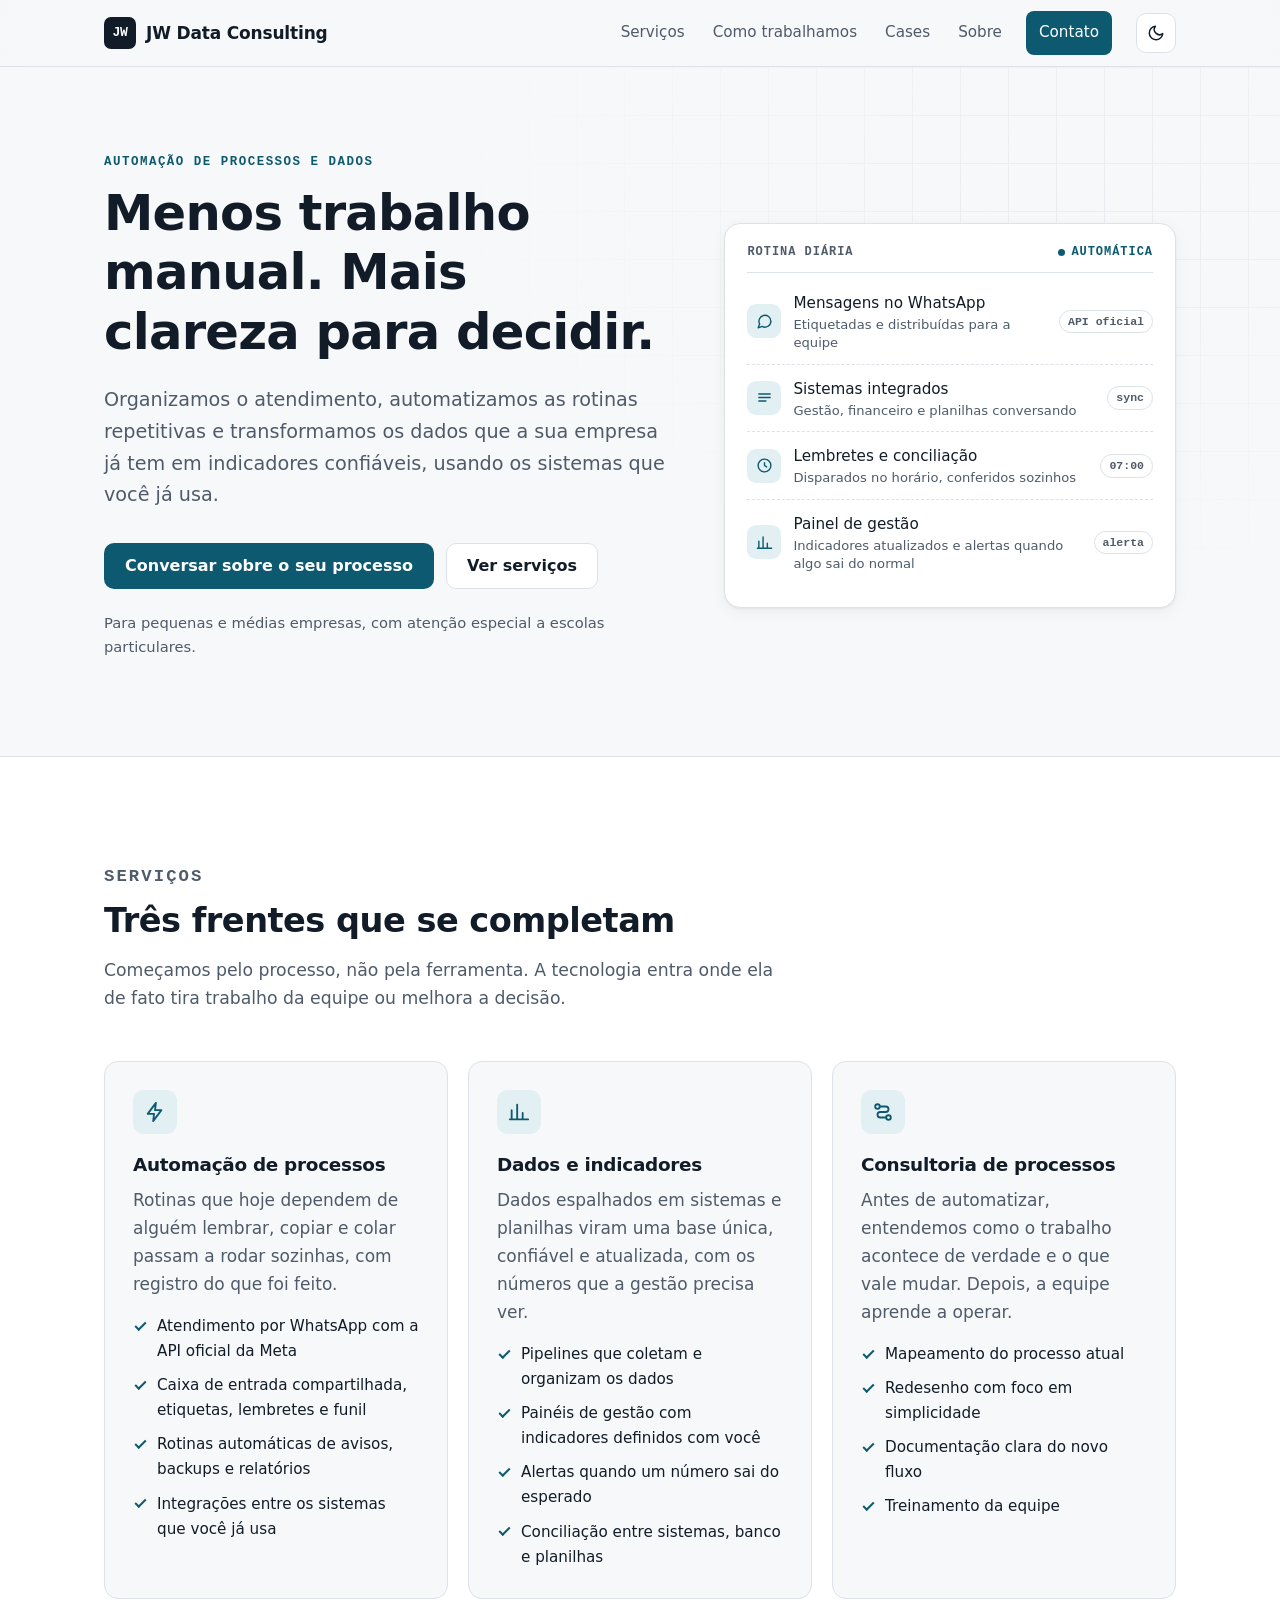
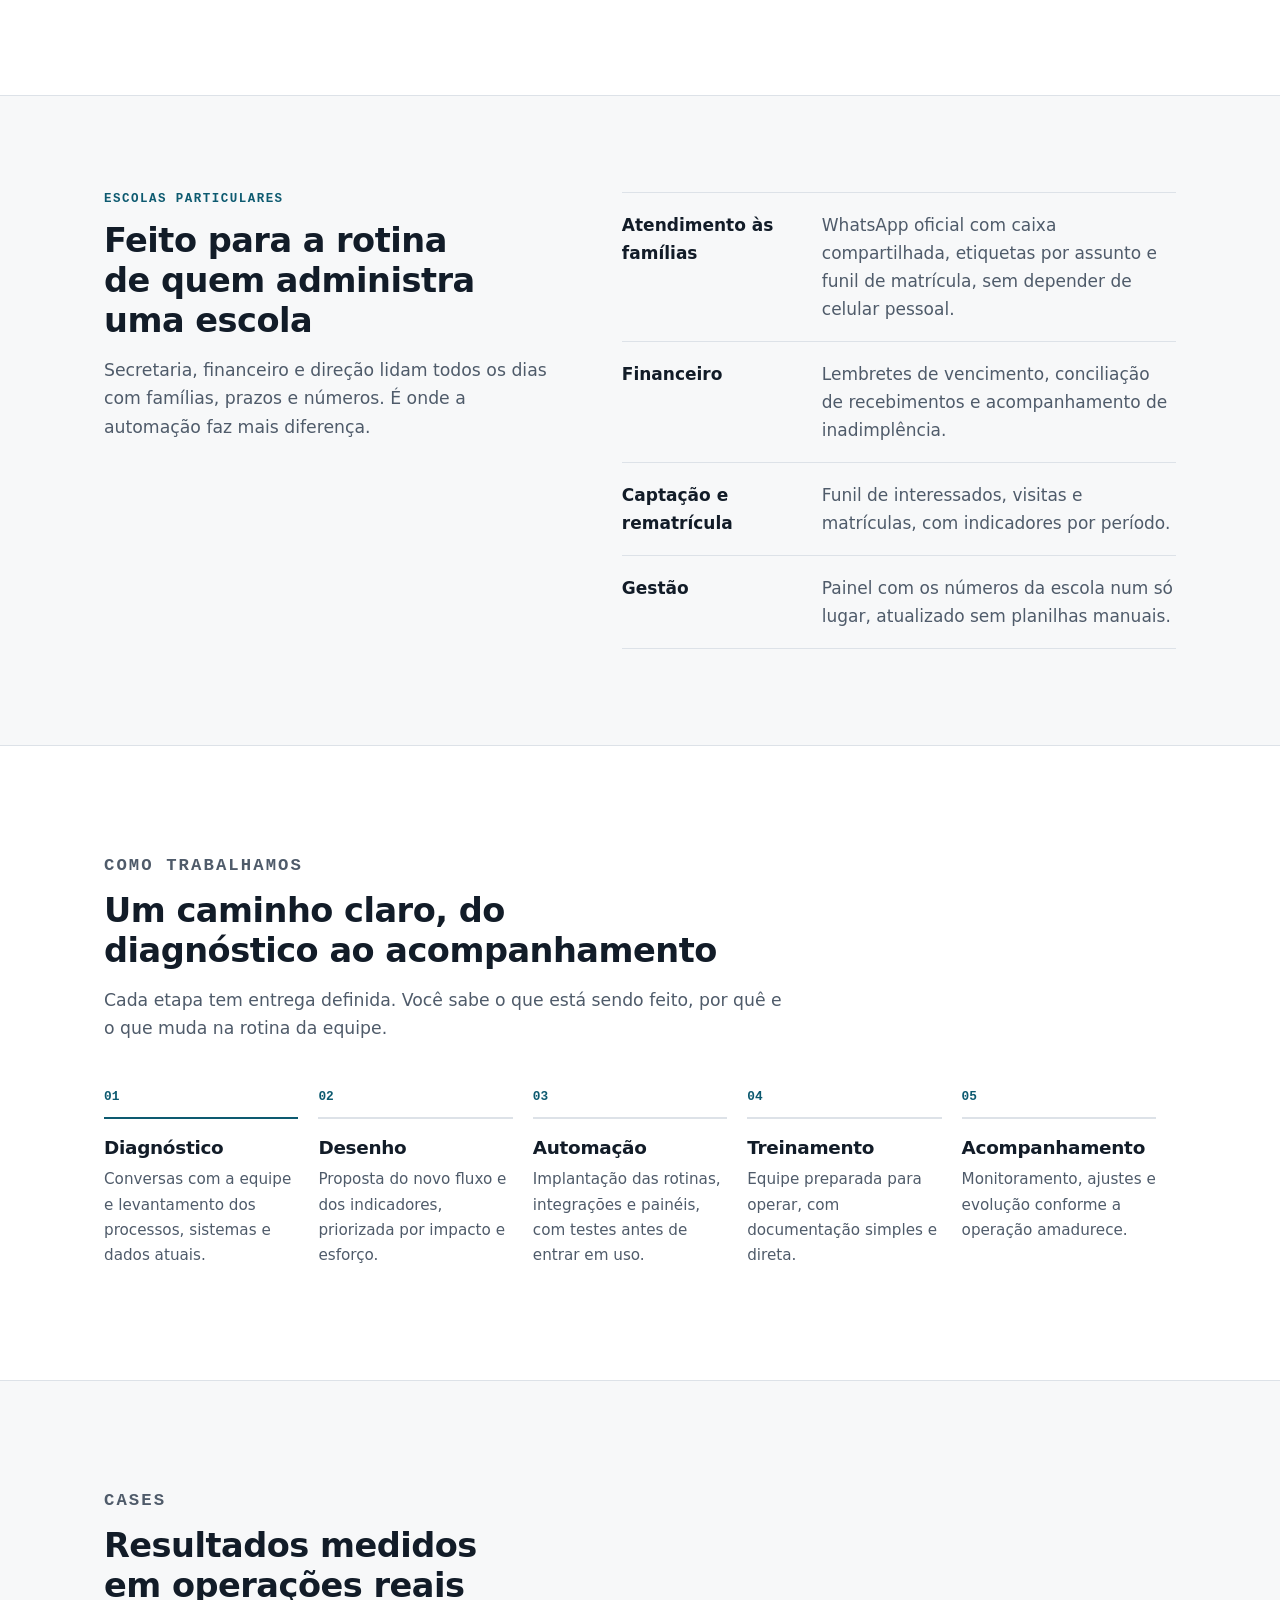
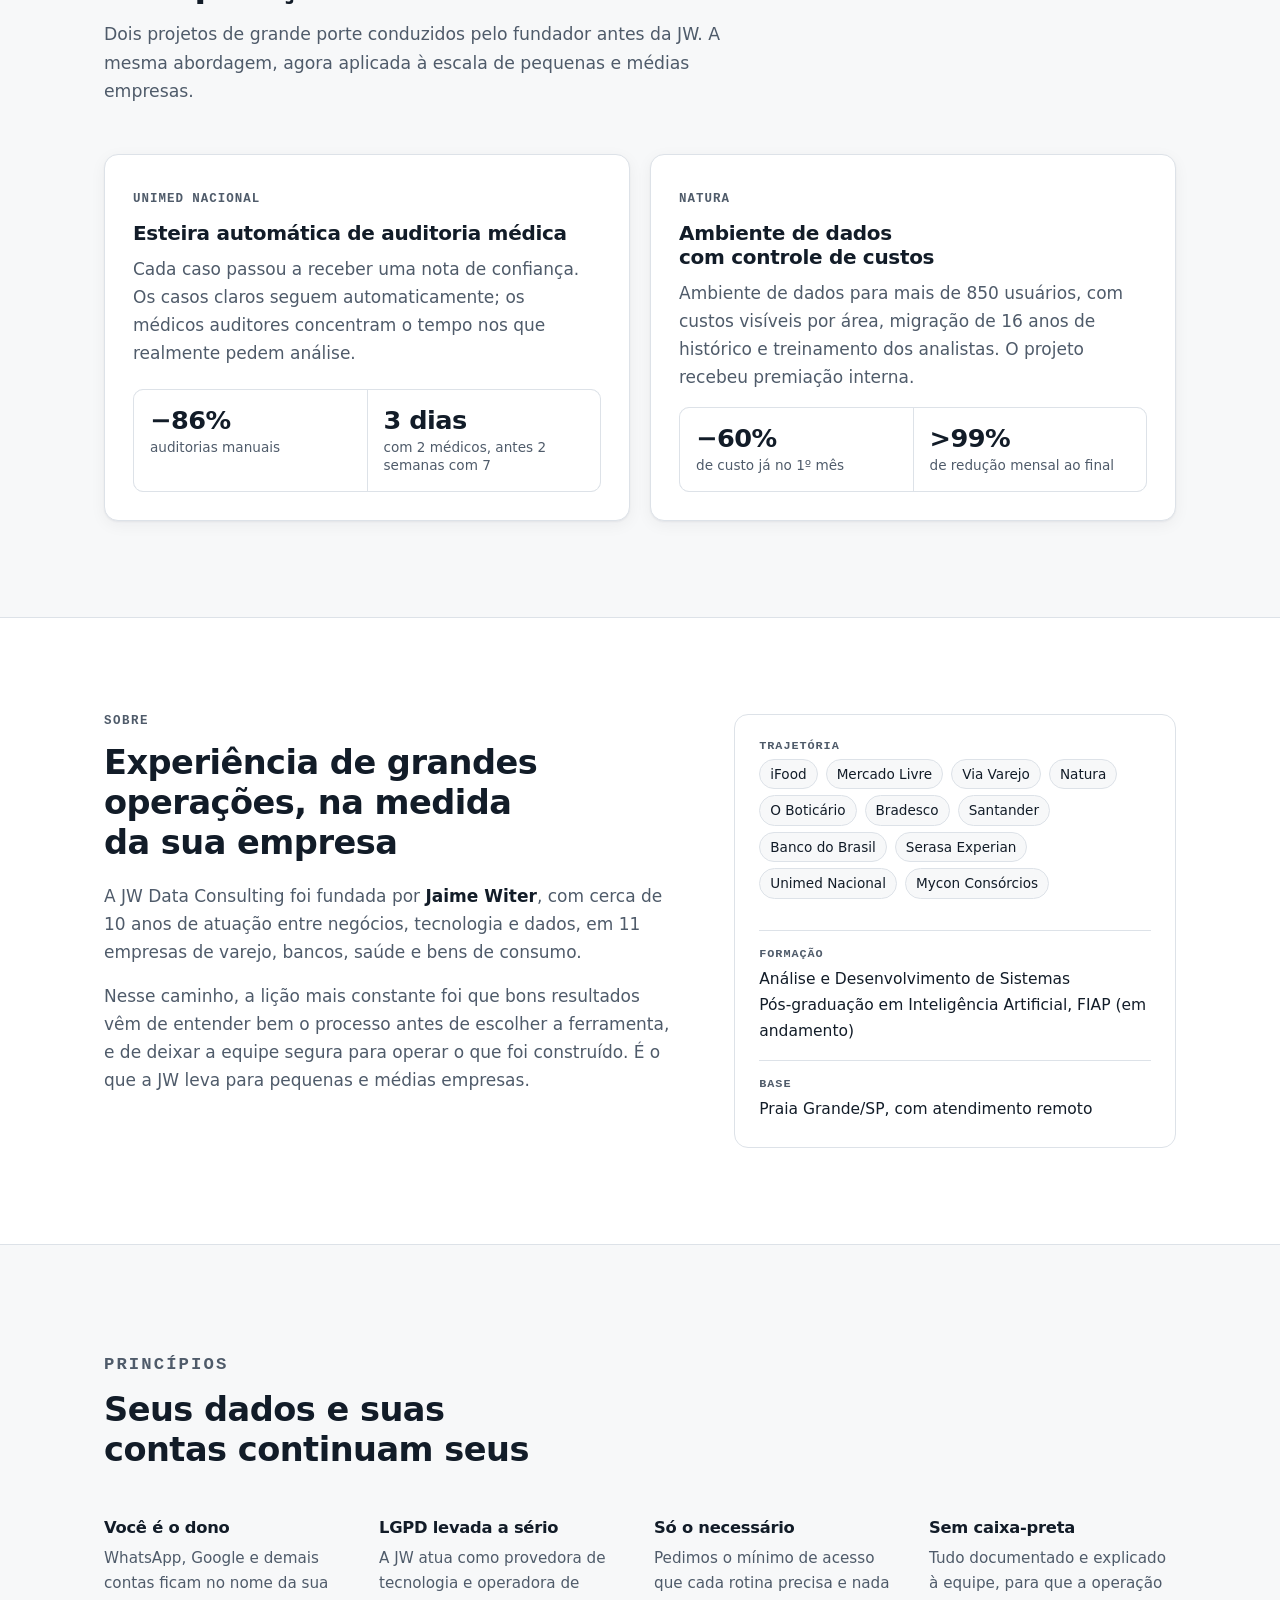
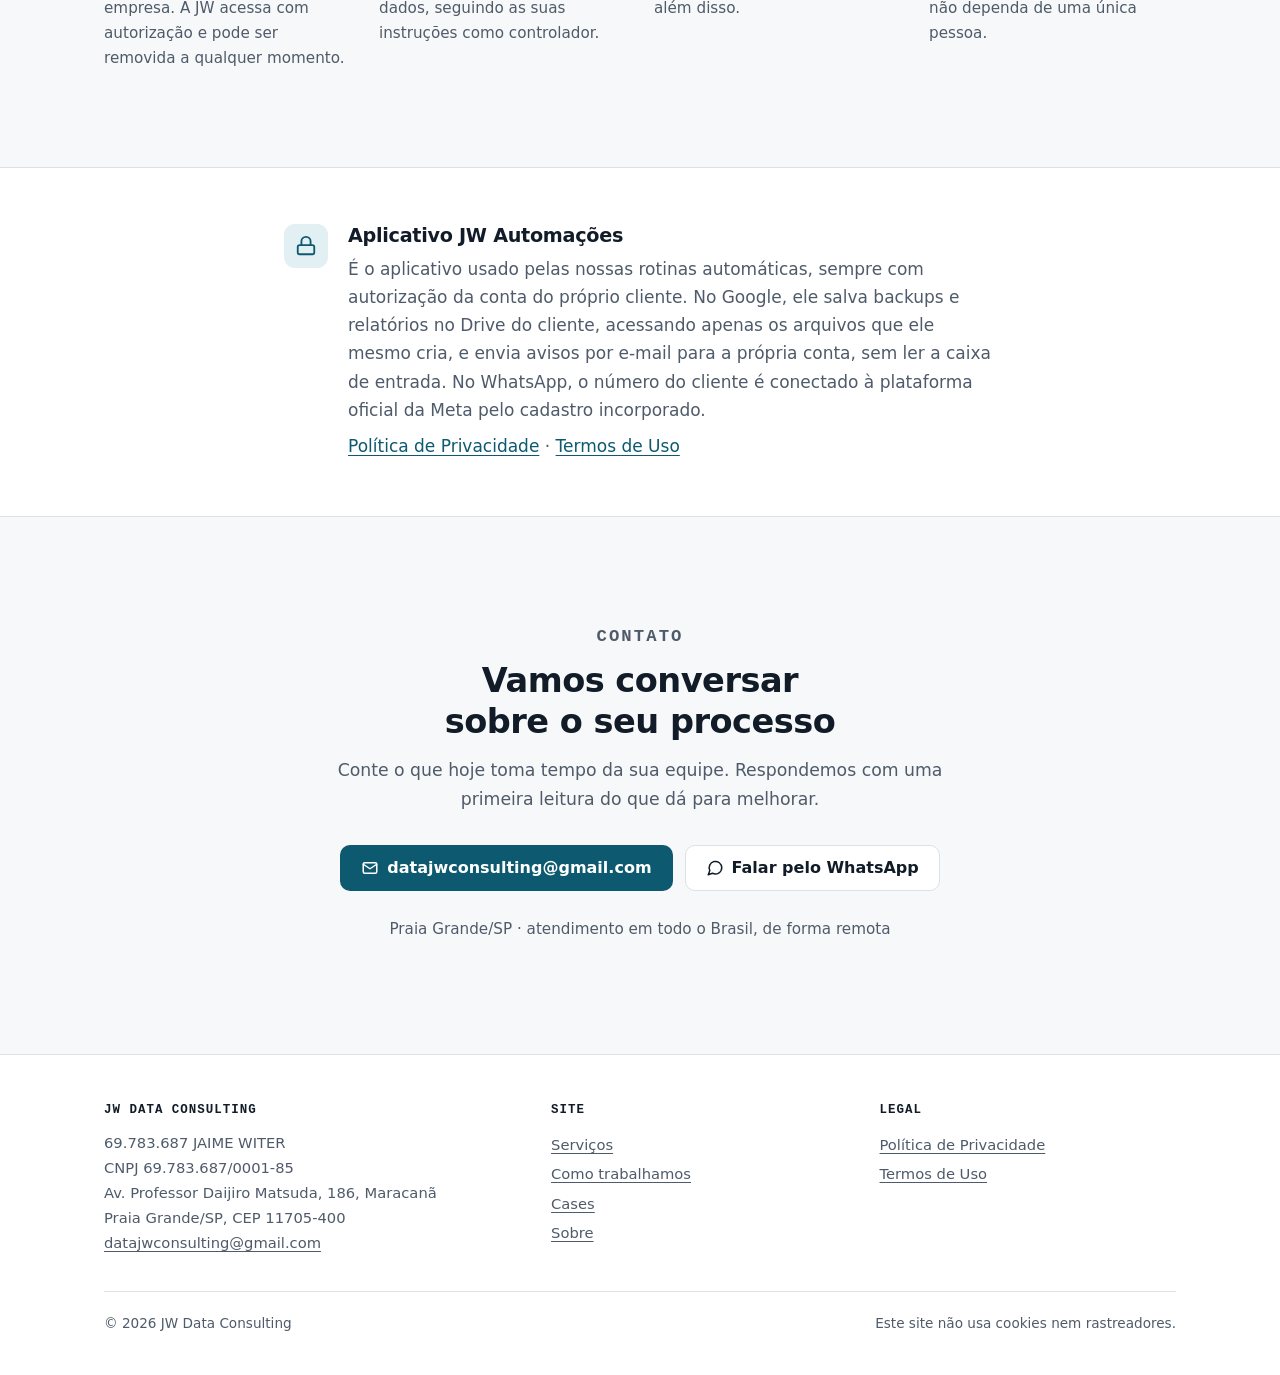
<file: index.html>
<!doctype html>
<html lang="pt-BR">
<head>
<meta charset="utf-8">
<meta name="viewport" content="width=device-width, initial-scale=1">
<title>JW Data Consulting · Automação de processos e dados</title>
<meta name="description" content="Automação de processos, atendimento por WhatsApp com a API oficial da Meta, integrações e painéis de indicadores para pequenas e médias empresas e escolas particulares. Praia Grande/SP.">
<link rel="canonical" href="https://jwdataconsulting.com.br/">
<meta name="theme-color" content="#f7f8f9" media="(prefers-color-scheme: light)">
<meta name="theme-color" content="#0d1218" media="(prefers-color-scheme: dark)">
<meta property="og:type" content="website">
<meta property="og:locale" content="pt_BR">
<meta property="og:site_name" content="JW Data Consulting">
<meta property="og:title" content="JW Data Consulting · Automação de processos e dados">
<meta property="og:description" content="Atendimento organizado, rotinas que rodam sozinhas e indicadores confiáveis para pequenas e médias empresas e escolas particulares.">
<meta property="og:url" content="https://jwdataconsulting.com.br/">
<meta property="og:image" content="https://jwdataconsulting.com.br/og.png">
<meta property="og:image:width" content="1200">
<meta property="og:image:height" content="630">
<meta property="og:image:alt" content="JW Data Consulting: automação de processos e dados">
<meta name="twitter:card" content="summary_large_image">
<link rel="icon" href="favicon.svg" type="image/svg+xml">
<link rel="stylesheet" href="style.css">
<script>try{var t=localStorage.getItem('jw-theme');if(t==='light'||t==='dark')document.documentElement.setAttribute('data-theme',t)}catch(e){}</script>
<script type="application/ld+json">
{
  "@context": "https://schema.org",
  "@type": "ProfessionalService",
  "name": "JW Data Consulting",
  "legalName": "69.783.687 JAIME WITER",
  "taxID": "69.783.687/0001-85",
  "url": "https://jwdataconsulting.com.br/",
  "email": "datajwconsulting@gmail.com",
  "address": {
    "@type": "PostalAddress",
    "streetAddress": "Av. Professor Daijiro Matsuda, 186, Maracanã",
    "addressLocality": "Praia Grande",
    "addressRegion": "SP",
    "postalCode": "11705-400",
    "addressCountry": "BR"
  },
  "areaServed": "BR",
  "description": "Automação de processos, dados e indicadores e consultoria de processos para pequenas e médias empresas e escolas particulares."
}
</script>
</head>
<body>
<a class="skip" href="#conteudo">Pular para o conteúdo</a>

<header class="site-header">
  <div class="container">
    <a class="brand" href="./" aria-label="JW Data Consulting, página inicial">
      <span class="brand-mark" aria-hidden="true">JW</span>
      <span>JW Data Consulting</span>
    </a>
    <nav class="nav" aria-label="Principal">
      <a href="#servicos">Serviços</a>
      <a href="#como-trabalhamos">Como trabalhamos</a>
      <a href="#cases">Cases</a>
      <a href="#sobre">Sobre</a>
      <a class="btn btn-primary btn-sm nav-cta" href="#contato">Contato</a>
    </nav>
    <button class="theme-toggle" type="button" aria-label="Alternar tema">
      <svg class="i-moon" viewBox="0 0 24 24" fill="none" stroke="currentColor" stroke-width="2" stroke-linecap="round" stroke-linejoin="round" aria-hidden="true"><path d="M21 12.8A9 9 0 1 1 11.2 3a7 7 0 0 0 9.8 9.8z"/></svg>
      <svg class="i-sun" viewBox="0 0 24 24" fill="none" stroke="currentColor" stroke-width="2" stroke-linecap="round" stroke-linejoin="round" aria-hidden="true"><circle cx="12" cy="12" r="4"/><path d="M12 2v2M12 20v2M4.9 4.9l1.4 1.4M17.7 17.7l1.4 1.4M2 12h2M20 12h2M4.9 19.1l1.4-1.4M17.7 6.3l1.4-1.4"/></svg>
    </button>
  </div>
</header>

<main id="conteudo">

  <!-- Hero -->
  <section class="hero" aria-labelledby="hero-title">
    <div class="container">
      <div>
        <p class="eyebrow">Automação de processos e dados</p>
        <h1 id="hero-title">Menos trabalho manual. Mais clareza para decidir.</h1>
        <p class="hero-lead">Organizamos o atendimento, automatizamos as rotinas repetitivas e transformamos os dados que a sua empresa já tem em indicadores confiáveis, usando os sistemas que você já usa.</p>
        <div class="hero-actions">
          <a class="btn btn-primary" href="#contato">Conversar sobre o seu processo</a>
          <a class="btn btn-ghost" href="#servicos">Ver serviços</a>
        </div>
        <p class="hero-note">Para pequenas e médias empresas, com atenção especial a escolas particulares.</p>
      </div>

      <div class="hero-panel" aria-label="Exemplo de rotina automatizada">
        <div class="panel-title"><span>Rotina diária</span><span class="dot-live">automática</span></div>
        <ol class="flow">
          <li>
            <span class="ico" aria-hidden="true"><svg viewBox="0 0 24 24" fill="none" stroke="currentColor" stroke-width="2" stroke-linecap="round" stroke-linejoin="round"><path d="M21 11.5a8.4 8.4 0 0 1-12.4 7.4L3 21l2.1-5.6A8.4 8.4 0 1 1 21 11.5z"/></svg></span>
            <span>Mensagens no WhatsApp<small>Etiquetadas e distribuídas para a equipe</small></span>
            <span class="tag">API oficial</span>
          </li>
          <li>
            <span class="ico" aria-hidden="true"><svg viewBox="0 0 24 24" fill="none" stroke="currentColor" stroke-width="2" stroke-linecap="round" stroke-linejoin="round"><path d="M4 7h16M4 12h16M4 17h10"/></svg></span>
            <span>Sistemas integrados<small>Gestão, financeiro e planilhas conversando</small></span>
            <span class="tag">sync</span>
          </li>
          <li>
            <span class="ico" aria-hidden="true"><svg viewBox="0 0 24 24" fill="none" stroke="currentColor" stroke-width="2" stroke-linecap="round" stroke-linejoin="round"><path d="M12 8v4l3 2"/><circle cx="12" cy="12" r="9"/></svg></span>
            <span>Lembretes e conciliação<small>Disparados no horário, conferidos sozinhos</small></span>
            <span class="tag">07:00</span>
          </li>
          <li>
            <span class="ico" aria-hidden="true"><svg viewBox="0 0 24 24" fill="none" stroke="currentColor" stroke-width="2" stroke-linecap="round" stroke-linejoin="round"><path d="M4 20V10M10 20V4M16 20v-7M22 20H2"/></svg></span>
            <span>Painel de gestão<small>Indicadores atualizados e alertas quando algo sai do normal</small></span>
            <span class="tag">alerta</span>
          </li>
        </ol>
      </div>
    </div>
  </section>

  <!-- Serviços -->
  <section id="servicos" class="section-alt" aria-labelledby="servicos-title">
    <div class="container">
      <div class="section-head">
        <p class="eyebrow">Serviços</p>
        <h2 id="servicos-title">Três frentes que se completam</h2>
        <p>Começamos pelo processo, não pela ferramenta. A tecnologia entra onde ela de fato tira trabalho da equipe ou melhora a decisão.</p>
      </div>
      <div class="grid-3">
        <article class="card">
          <div class="card-icon" aria-hidden="true"><svg viewBox="0 0 24 24" fill="none" stroke="currentColor" stroke-width="2" stroke-linecap="round" stroke-linejoin="round"><path d="M13 2 4 14h7l-1 8 9-12h-7l1-8z"/></svg></div>
          <h3>Automação de processos</h3>
          <p>Rotinas que hoje dependem de alguém lembrar, copiar e colar passam a rodar sozinhas, com registro do que foi feito.</p>
          <ul class="checks">
            <li>Atendimento por WhatsApp com a API oficial da Meta</li>
            <li>Caixa de entrada compartilhada, etiquetas, lembretes e funil</li>
            <li>Rotinas automáticas de avisos, backups e relatórios</li>
            <li>Integrações entre os sistemas que você já usa</li>
          </ul>
        </article>
        <article class="card">
          <div class="card-icon" aria-hidden="true"><svg viewBox="0 0 24 24" fill="none" stroke="currentColor" stroke-width="2" stroke-linecap="round" stroke-linejoin="round"><path d="M4 20V10M10 20V4M16 20v-7M22 20H2"/></svg></div>
          <h3>Dados e indicadores</h3>
          <p>Dados espalhados em sistemas e planilhas viram uma base única, confiável e atualizada, com os números que a gestão precisa ver.</p>
          <ul class="checks">
            <li>Pipelines que coletam e organizam os dados</li>
            <li>Painéis de gestão com indicadores definidos com você</li>
            <li>Alertas quando um número sai do esperado</li>
            <li>Conciliação entre sistemas, banco e planilhas</li>
          </ul>
        </article>
        <article class="card">
          <div class="card-icon" aria-hidden="true"><svg viewBox="0 0 24 24" fill="none" stroke="currentColor" stroke-width="2" stroke-linecap="round" stroke-linejoin="round"><circle cx="6" cy="6" r="2.5"/><circle cx="18" cy="18" r="2.5"/><path d="M8.5 6H15a3 3 0 0 1 0 6H9a3 3 0 0 0 0 6h6.5"/></svg></div>
          <h3>Consultoria de processos</h3>
          <p>Antes de automatizar, entendemos como o trabalho acontece de verdade e o que vale mudar. Depois, a equipe aprende a operar.</p>
          <ul class="checks">
            <li>Mapeamento do processo atual</li>
            <li>Redesenho com foco em simplicidade</li>
            <li>Documentação clara do novo fluxo</li>
            <li>Treinamento da equipe</li>
          </ul>
        </article>
      </div>
    </div>
  </section>

  <!-- Escolas -->
  <section aria-labelledby="escolas-title">
    <div class="container split">
      <div>
        <p class="eyebrow">Escolas particulares</p>
        <h2 id="escolas-title">Feito para a rotina de quem administra uma escola</h2>
        <p class="lead">Secretaria, financeiro e direção lidam todos os dias com famílias, prazos e números. É onde a automação faz mais diferença.</p>
      </div>
      <ul class="list-rows">
        <li><strong>Atendimento às famílias</strong><span>WhatsApp oficial com caixa compartilhada, etiquetas por assunto e funil de matrícula, sem depender de celular pessoal.</span></li>
        <li><strong>Financeiro</strong><span>Lembretes de vencimento, conciliação de recebimentos e acompanhamento de inadimplência.</span></li>
        <li><strong>Captação e rematrícula</strong><span>Funil de interessados, visitas e matrículas, com indicadores por período.</span></li>
        <li><strong>Gestão</strong><span>Painel com os números da escola num só lugar, atualizado sem planilhas manuais.</span></li>
      </ul>
    </div>
  </section>

  <!-- Como trabalhamos -->
  <section id="como-trabalhamos" class="section-alt" aria-labelledby="como-title">
    <div class="container">
      <div class="section-head">
        <p class="eyebrow">Como trabalhamos</p>
        <h2 id="como-title">Um caminho claro, do diagnóstico ao acompanhamento</h2>
        <p>Cada etapa tem entrega definida. Você sabe o que está sendo feito, por quê e o que muda na rotina da equipe.</p>
      </div>
      <ol class="steps">
        <li><h3>Diagnóstico</h3><p>Conversas com a equipe e levantamento dos processos, sistemas e dados atuais.</p></li>
        <li><h3>Desenho</h3><p>Proposta do novo fluxo e dos indicadores, priorizada por impacto e esforço.</p></li>
        <li><h3>Automação</h3><p>Implantação das rotinas, integrações e painéis, com testes antes de entrar em uso.</p></li>
        <li><h3>Treinamento</h3><p>Equipe preparada para operar, com documentação simples e direta.</p></li>
        <li><h3>Acompanhamento</h3><p>Monitoramento, ajustes e evolução conforme a operação amadurece.</p></li>
      </ol>
    </div>
  </section>

  <!-- Cases -->
  <section id="cases" aria-labelledby="cases-title">
    <div class="container">
      <div class="section-head">
        <p class="eyebrow">Cases</p>
        <h2 id="cases-title">Resultados medidos em operações reais</h2>
        <p>Dois projetos de grande porte conduzidos pelo fundador antes da JW. A mesma abordagem, agora aplicada à escala de pequenas e médias empresas.</p>
      </div>
      <div class="cases">
        <article class="card case">
          <p class="case-org">Unimed Nacional</p>
          <h3>Esteira automática de auditoria médica</h3>
          <p>Cada caso passou a receber uma nota de confiança. Os casos claros seguem automaticamente; os médicos auditores concentram o tempo nos que realmente pedem análise.</p>
          <div class="metrics">
            <div class="metric"><b>−86%</b><span>auditorias manuais</span></div>
            <div class="metric"><b>3 dias</b><span>com 2 médicos, antes 2 semanas com 7</span></div>
          </div>
        </article>
        <article class="card case">
          <p class="case-org">Natura</p>
          <h3>Ambiente de dados com controle de custos</h3>
          <p>Ambiente de dados para mais de 850 usuários, com custos visíveis por área, migração de 16 anos de histórico e treinamento dos analistas. O projeto recebeu premiação interna.</p>
          <div class="metrics">
            <div class="metric"><b>−60%</b><span>de custo já no 1º mês</span></div>
            <div class="metric"><b>&gt;99%</b><span>de redução mensal ao final</span></div>
          </div>
        </article>
      </div>
    </div>
  </section>

  <!-- Sobre -->
  <section id="sobre" class="section-alt" aria-labelledby="sobre-title">
    <div class="container about">
      <div>
        <p class="eyebrow">Sobre</p>
        <h2 id="sobre-title">Experiência de grandes operações, na medida da sua empresa</h2>
        <p style="margin-top:18px">A JW Data Consulting foi fundada por <strong>Jaime Witer</strong>, com cerca de 10 anos de atuação entre negócios, tecnologia e dados, em 11 empresas de varejo, bancos, saúde e bens de consumo.</p>
        <p>Nesse caminho, a lição mais constante foi que bons resultados vêm de entender bem o processo antes de escolher a ferramenta, e de deixar a equipe segura para operar o que foi construído. É o que a JW leva para pequenas e médias empresas.</p>
      </div>
      <div class="facts">
        <dl>
          <div><dt>Trajetória</dt><dd>
            <ul class="logos" aria-label="Empresas em que o fundador atuou">
              <li>iFood</li><li>Mercado Livre</li><li>Via Varejo</li><li>Natura</li><li>O Boticário</li><li>Bradesco</li><li>Santander</li><li>Banco do Brasil</li><li>Serasa Experian</li><li>Unimed Nacional</li><li>Mycon Consórcios</li>
            </ul>
          </dd></div>
          <div><dt>Formação</dt><dd>Análise e Desenvolvimento de Sistemas<br>Pós-graduação em Inteligência Artificial, FIAP (em andamento)</dd></div>
          <div><dt>Base</dt><dd>Praia Grande/SP, com atendimento remoto</dd></div>
        </dl>
      </div>
    </div>
  </section>

  <!-- Princípios -->
  <section aria-labelledby="principios-title">
    <div class="container">
      <div class="section-head">
        <p class="eyebrow">Princípios</p>
        <h2 id="principios-title">Seus dados e suas contas continuam seus</h2>
      </div>
      <div class="principles">
        <div><h3>Você é o dono</h3><p>WhatsApp, Google e demais contas ficam no nome da sua empresa. A JW acessa com autorização e pode ser removida a qualquer momento.</p></div>
        <div><h3>LGPD levada a sério</h3><p>A JW atua como provedora de tecnologia e operadora de dados, seguindo as suas instruções como controlador.</p></div>
        <div><h3>Só o necessário</h3><p>Pedimos o mínimo de acesso que cada rotina precisa e nada além disso.</p></div>
        <div><h3>Sem caixa-preta</h3><p>Tudo documentado e explicado à equipe, para que a operação não dependa de uma única pessoa.</p></div>
      </div>
    </div>
  </section>

  <!-- App JW Automações (referência para Google e Meta) -->
  <section class="section-alt" aria-labelledby="app-title" style="padding:56px 0">
    <div class="container narrow">
      <div class="app-note">
        <div class="card-icon" aria-hidden="true" style="margin:0"><svg viewBox="0 0 24 24" fill="none" stroke="currentColor" stroke-width="2" stroke-linecap="round" stroke-linejoin="round"><rect x="3" y="11" width="18" height="10" rx="2"/><path d="M7 11V7a5 5 0 0 1 10 0v4"/></svg></div>
        <div>
          <h2 id="app-title" style="font-size:1.2rem">Aplicativo JW Automações</h2>
          <p>É o aplicativo usado pelas nossas rotinas automáticas, sempre com autorização da conta do próprio cliente. No Google, ele salva backups e relatórios no Drive do cliente, acessando apenas os arquivos que ele mesmo cria, e envia avisos por e-mail para a própria conta, sem ler a caixa de entrada. No WhatsApp, o número do cliente é conectado à plataforma oficial da Meta pelo cadastro incorporado.</p>
          <p><a href="privacidade.html">Política de Privacidade</a> · <a href="termos.html">Termos de Uso</a></p>
        </div>
      </div>
    </div>
  </section>

  <!-- Contato -->
  <section id="contato" class="contact" aria-labelledby="contato-title">
    <div class="container">
      <div class="section-head">
        <p class="eyebrow">Contato</p>
        <h2 id="contato-title">Vamos conversar sobre o seu processo</h2>
        <p>Conte o que hoje toma tempo da sua equipe. Respondemos com uma primeira leitura do que dá para melhorar.</p>
      </div>
      <div class="hero-actions">
        <a class="btn btn-primary" href="mailto:datajwconsulting@gmail.com?subject=Contato%20pelo%20site">
          <svg viewBox="0 0 24 24" fill="none" stroke="currentColor" stroke-width="2" stroke-linecap="round" stroke-linejoin="round" aria-hidden="true"><rect x="3" y="5" width="18" height="14" rx="2"/><path d="m3 7 9 6 9-6"/></svg>
          datajwconsulting@gmail.com
        </a>
        <a class="btn btn-ghost" href="https://wa.me/5513978187272?text=Ol%C3%A1%2C%20vim%20pelo%20site%20da%20JW%20Data%20Consulting." rel="noopener">
          <svg viewBox="0 0 24 24" fill="none" stroke="currentColor" stroke-width="2" stroke-linecap="round" stroke-linejoin="round" aria-hidden="true"><path d="M21 11.5a8.4 8.4 0 0 1-12.4 7.4L3 21l2.1-5.6A8.4 8.4 0 1 1 21 11.5z"/></svg>
          Falar pelo WhatsApp
        </a>
      </div>
      <p class="contact-meta">Praia Grande/SP · atendimento em todo o Brasil, de forma remota</p>
    </div>
  </section>

</main>

<footer class="site-footer">
  <div class="container">
    <div class="footer-grid">
      <div>
        <h2>JW Data Consulting</h2>
        <address>
          69.783.687 JAIME WITER<br>
          CNPJ 69.783.687/0001-85<br>
          Av. Professor Daijiro Matsuda, 186, Maracanã<br>
          Praia Grande/SP, CEP 11705-400<br>
          <a href="mailto:datajwconsulting@gmail.com">datajwconsulting@gmail.com</a>
        </address>
      </div>
      <div>
        <h2>Site</h2>
        <ul>
          <li><a href="#servicos">Serviços</a></li>
          <li><a href="#como-trabalhamos">Como trabalhamos</a></li>
          <li><a href="#cases">Cases</a></li>
          <li><a href="#sobre">Sobre</a></li>
        </ul>
      </div>
      <div>
        <h2>Legal</h2>
        <ul>
          <li><a href="privacidade.html">Política de Privacidade</a></li>
          <li><a href="termos.html">Termos de Uso</a></li>
        </ul>
      </div>
    </div>
    <div class="footer-base">
      <span>© 2026 JW Data Consulting</span>
      <span>Este site não usa cookies nem rastreadores.</span>
    </div>
  </div>
</footer>

<script src="site.js" defer></script>
</body>
</html>
</file>
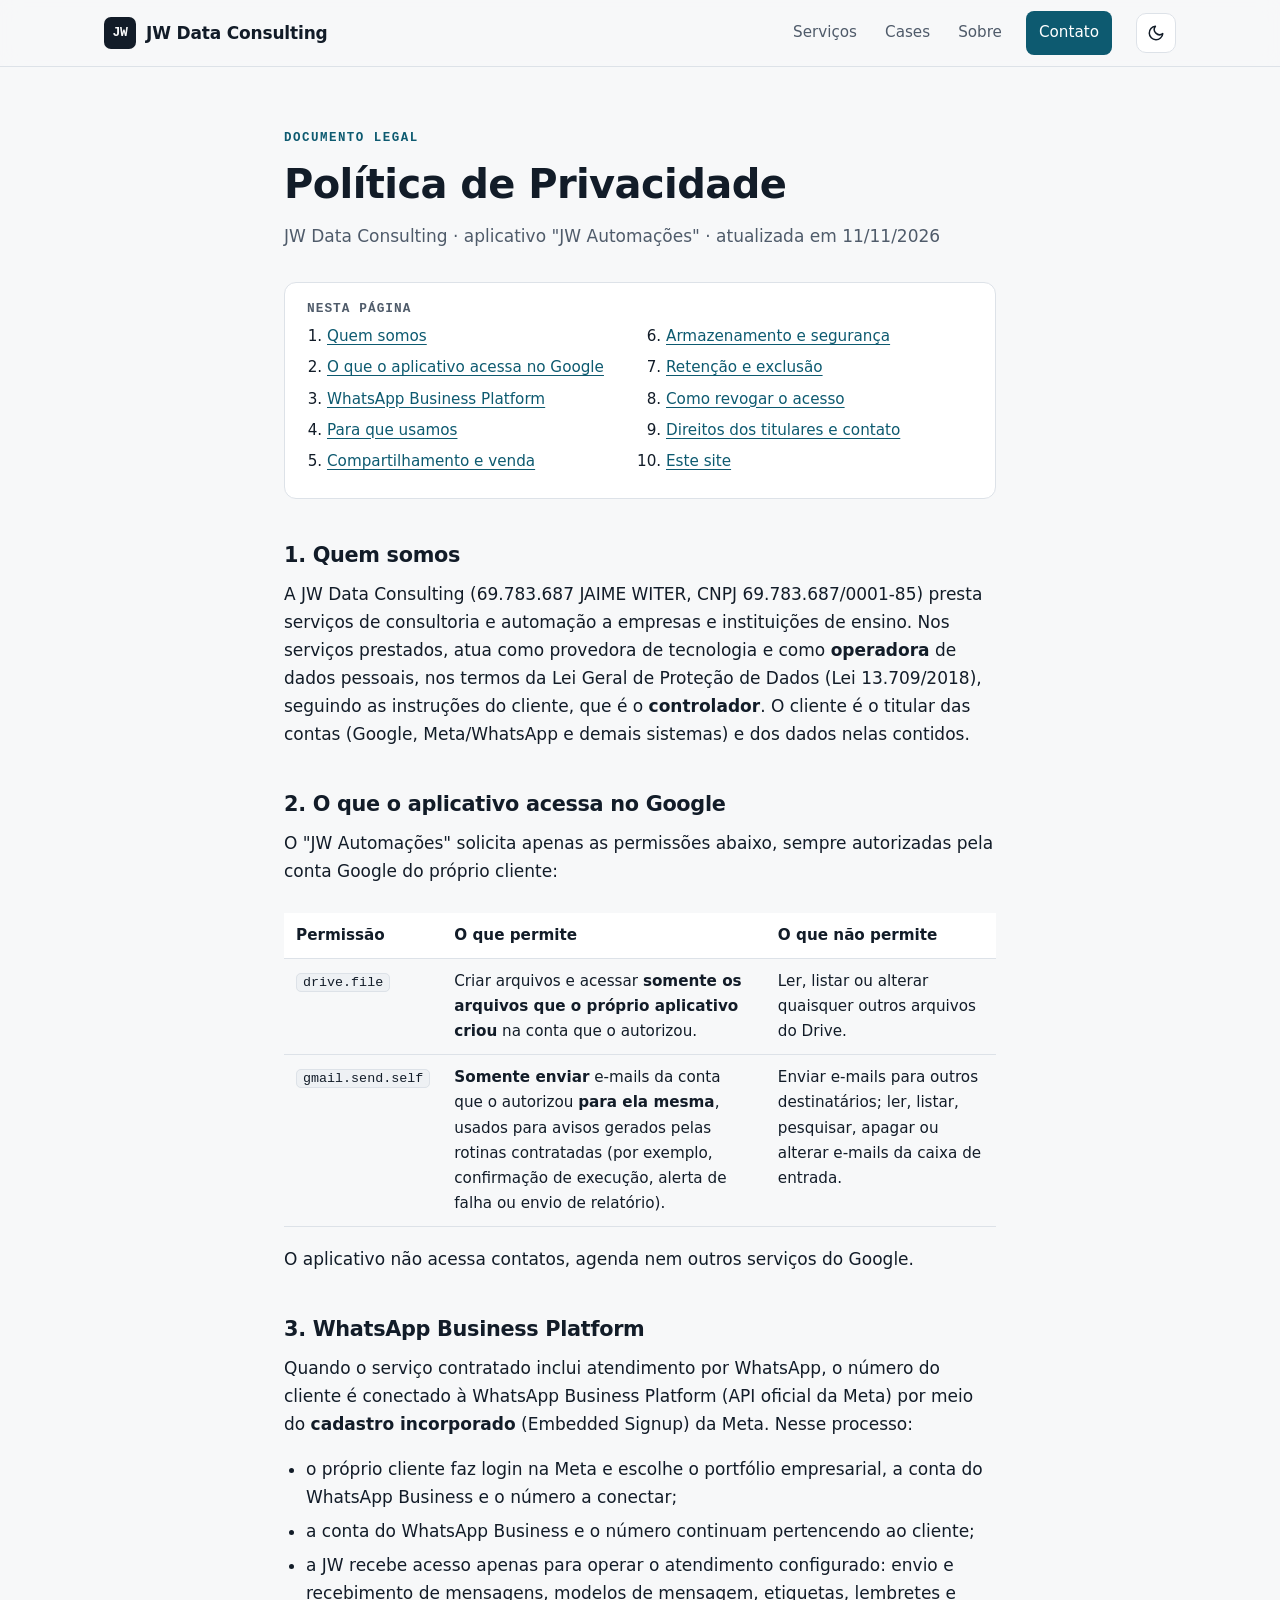
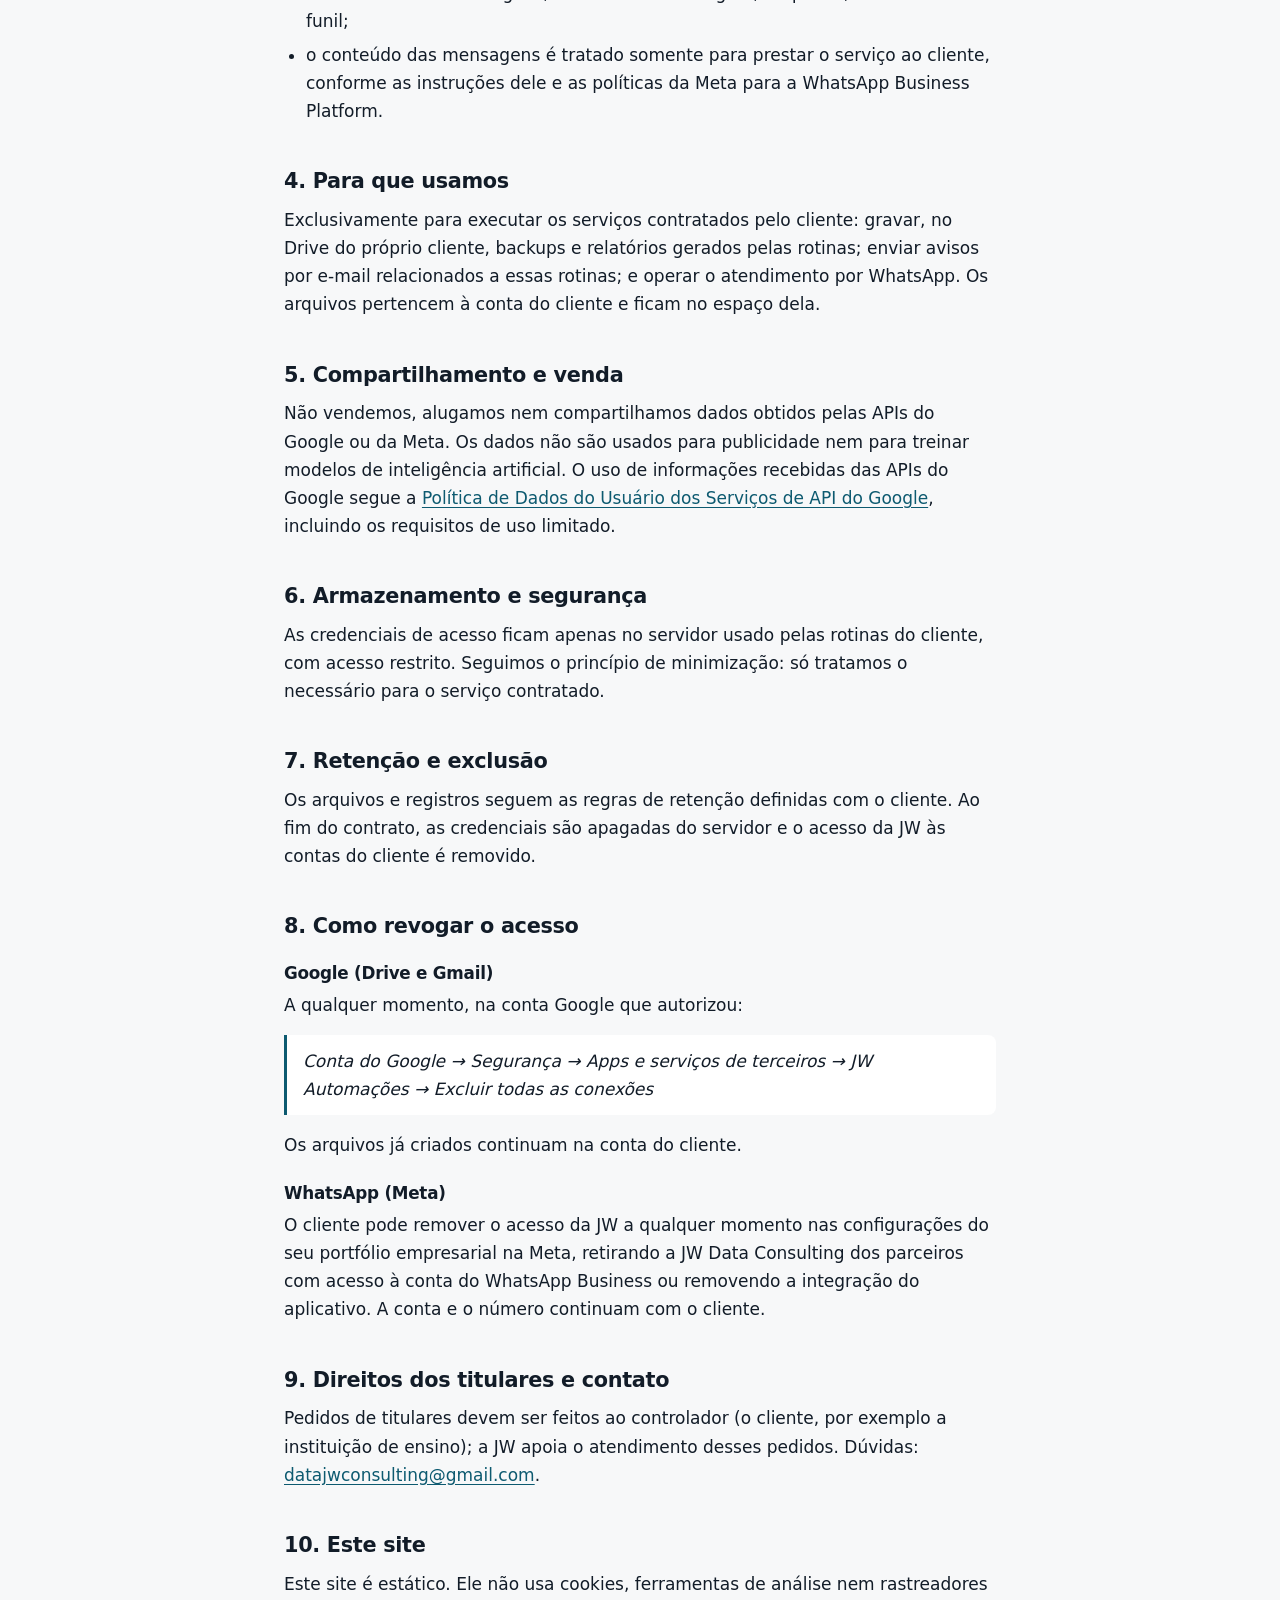
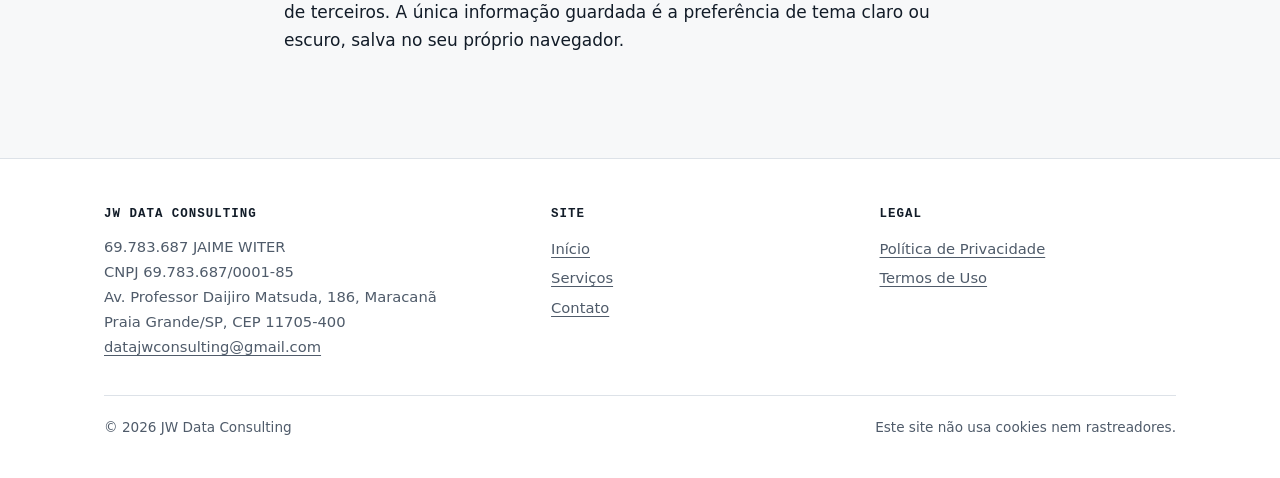
<file: privacidade.html>
<!doctype html>
<html lang="pt-BR">
<head>
<meta charset="utf-8">
<meta name="viewport" content="width=device-width, initial-scale=1">
<title>Política de Privacidade · JW Data Consulting</title>
<meta name="description" content="Política de Privacidade da JW Data Consulting e do aplicativo JW Automações: Google Drive (drive.file), Gmail (gmail.send.self), WhatsApp Business Platform e LGPD.">
<link rel="canonical" href="https://jwdataconsulting.com.br/privacidade.html">
<meta property="og:type" content="article">
<meta property="og:locale" content="pt_BR">
<meta property="og:site_name" content="JW Data Consulting">
<meta property="og:title" content="Política de Privacidade · JW Data Consulting">
<meta property="og:description" content="Como o aplicativo JW Automações trata dados do Google e do WhatsApp, e como revogar o acesso.">
<meta property="og:url" content="https://jwdataconsulting.com.br/privacidade.html">
<meta property="og:image" content="https://jwdataconsulting.com.br/og.png">
<link rel="icon" href="favicon.svg" type="image/svg+xml">
<link rel="stylesheet" href="style.css">
<script>try{var t=localStorage.getItem('jw-theme');if(t==='light'||t==='dark')document.documentElement.setAttribute('data-theme',t)}catch(e){}</script>
</head>
<body>
<a class="skip" href="#conteudo">Pular para o conteúdo</a>

<header class="site-header">
  <div class="container">
    <a class="brand" href="./" aria-label="JW Data Consulting, página inicial">
      <span class="brand-mark" aria-hidden="true">JW</span>
      <span>JW Data Consulting</span>
    </a>
    <nav class="nav" aria-label="Principal">
      <a href="./#servicos">Serviços</a>
      <a href="./#cases">Cases</a>
      <a href="./#sobre">Sobre</a>
      <a class="btn btn-primary btn-sm nav-cta" href="./#contato">Contato</a>
    </nav>
    <button class="theme-toggle" type="button" aria-label="Alternar tema">
      <svg class="i-moon" viewBox="0 0 24 24" fill="none" stroke="currentColor" stroke-width="2" stroke-linecap="round" stroke-linejoin="round" aria-hidden="true"><path d="M21 12.8A9 9 0 1 1 11.2 3a7 7 0 0 0 9.8 9.8z"/></svg>
      <svg class="i-sun" viewBox="0 0 24 24" fill="none" stroke="currentColor" stroke-width="2" stroke-linecap="round" stroke-linejoin="round" aria-hidden="true"><circle cx="12" cy="12" r="4"/><path d="M12 2v2M12 20v2M4.9 4.9l1.4 1.4M17.7 17.7l1.4 1.4M2 12h2M20 12h2M4.9 19.1l1.4-1.4M17.7 6.3l1.4-1.4"/></svg>
    </button>
  </div>
</header>

<main id="conteudo" class="legal">
  <div class="container narrow">
    <p class="eyebrow">Documento legal</p>
    <h1>Política de Privacidade</h1>
    <p class="meta">JW Data Consulting · aplicativo "JW Automações" · atualizada em 11/11/2026</p>

    <nav class="toc" aria-labelledby="toc-title">
      <h2 id="toc-title">Nesta página</h2>
      <ol>
        <li><a href="#quem-somos">Quem somos</a></li>
        <li><a href="#google">O que o aplicativo acessa no Google</a></li>
        <li><a href="#whatsapp">WhatsApp Business Platform</a></li>
        <li><a href="#finalidade">Para que usamos</a></li>
        <li><a href="#compartilhamento">Compartilhamento e venda</a></li>
        <li><a href="#seguranca">Armazenamento e segurança</a></li>
        <li><a href="#retencao">Retenção e exclusão</a></li>
        <li><a href="#revogar">Como revogar o acesso</a></li>
        <li><a href="#titulares">Direitos dos titulares e contato</a></li>
        <li><a href="#site">Este site</a></li>
      </ol>
    </nav>

    <h2 id="quem-somos">1. Quem somos</h2>
    <p>A JW Data Consulting (69.783.687 JAIME WITER, CNPJ 69.783.687/0001-85) presta serviços de consultoria e automação a empresas e instituições de ensino. Nos serviços prestados, atua como provedora de tecnologia e como <strong>operadora</strong> de dados pessoais, nos termos da Lei Geral de Proteção de Dados (Lei 13.709/2018), seguindo as instruções do cliente, que é o <strong>controlador</strong>. O cliente é o titular das contas (Google, Meta/WhatsApp e demais sistemas) e dos dados nelas contidos.</p>

    <h2 id="google">2. O que o aplicativo acessa no Google</h2>
    <p>O "JW Automações" solicita apenas as permissões abaixo, sempre autorizadas pela conta Google do próprio cliente:</p>
    <div class="table-wrap">
      <table>
        <thead><tr><th scope="col">Permissão</th><th scope="col">O que permite</th><th scope="col">O que não permite</th></tr></thead>
        <tbody>
          <tr>
            <td><code>drive.file</code></td>
            <td>Criar arquivos e acessar <strong>somente os arquivos que o próprio aplicativo criou</strong> na conta que o autorizou.</td>
            <td>Ler, listar ou alterar quaisquer outros arquivos do Drive.</td>
          </tr>
          <tr>
            <td><code>gmail.send.self</code></td>
            <td><strong>Somente enviar</strong> e-mails da conta que o autorizou <strong>para ela mesma</strong>, usados para avisos gerados pelas rotinas contratadas (por exemplo, confirmação de execução, alerta de falha ou envio de relatório).</td>
            <td>Enviar e-mails para outros destinatários; ler, listar, pesquisar, apagar ou alterar e-mails da caixa de entrada.</td>
          </tr>
        </tbody>
      </table>
    </div>
    <p>O aplicativo não acessa contatos, agenda nem outros serviços do Google.</p>

    <h2 id="whatsapp">3. WhatsApp Business Platform</h2>
    <p>Quando o serviço contratado inclui atendimento por WhatsApp, o número do cliente é conectado à WhatsApp Business Platform (API oficial da Meta) por meio do <strong>cadastro incorporado</strong> (Embedded Signup) da Meta. Nesse processo:</p>
    <ul>
      <li>o próprio cliente faz login na Meta e escolhe o portfólio empresarial, a conta do WhatsApp Business e o número a conectar;</li>
      <li>a conta do WhatsApp Business e o número continuam pertencendo ao cliente;</li>
      <li>a JW recebe acesso apenas para operar o atendimento configurado: envio e recebimento de mensagens, modelos de mensagem, etiquetas, lembretes e funil;</li>
      <li>o conteúdo das mensagens é tratado somente para prestar o serviço ao cliente, conforme as instruções dele e as políticas da Meta para a WhatsApp Business Platform.</li>
    </ul>

    <h2 id="finalidade">4. Para que usamos</h2>
    <p>Exclusivamente para executar os serviços contratados pelo cliente: gravar, no Drive do próprio cliente, backups e relatórios gerados pelas rotinas; enviar avisos por e-mail relacionados a essas rotinas; e operar o atendimento por WhatsApp. Os arquivos pertencem à conta do cliente e ficam no espaço dela.</p>

    <h2 id="compartilhamento">5. Compartilhamento e venda</h2>
    <p>Não vendemos, alugamos nem compartilhamos dados obtidos pelas APIs do Google ou da Meta. Os dados não são usados para publicidade nem para treinar modelos de inteligência artificial. O uso de informações recebidas das APIs do Google segue a <a href="https://developers.google.com/terms/api-services-user-data-policy">Política de Dados do Usuário dos Serviços de API do Google</a>, incluindo os requisitos de uso limitado.</p>

    <h2 id="seguranca">6. Armazenamento e segurança</h2>
    <p>As credenciais de acesso ficam apenas no servidor usado pelas rotinas do cliente, com acesso restrito. Seguimos o princípio de minimização: só tratamos o necessário para o serviço contratado.</p>

    <h2 id="retencao">7. Retenção e exclusão</h2>
    <p>Os arquivos e registros seguem as regras de retenção definidas com o cliente. Ao fim do contrato, as credenciais são apagadas do servidor e o acesso da JW às contas do cliente é removido.</p>

    <h2 id="revogar">8. Como revogar o acesso</h2>
    <h3>Google (Drive e Gmail)</h3>
    <p>A qualquer momento, na conta Google que autorizou:</p>
    <p class="path"><em>Conta do Google → Segurança → Apps e serviços de terceiros → JW Automações → Excluir todas as conexões</em></p>
    <p>Os arquivos já criados continuam na conta do cliente.</p>
    <h3>WhatsApp (Meta)</h3>
    <p>O cliente pode remover o acesso da JW a qualquer momento nas configurações do seu portfólio empresarial na Meta, retirando a JW Data Consulting dos parceiros com acesso à conta do WhatsApp Business ou removendo a integração do aplicativo. A conta e o número continuam com o cliente.</p>

    <h2 id="titulares">9. Direitos dos titulares e contato</h2>
    <p>Pedidos de titulares devem ser feitos ao controlador (o cliente, por exemplo a instituição de ensino); a JW apoia o atendimento desses pedidos. Dúvidas: <a href="mailto:datajwconsulting@gmail.com">datajwconsulting@gmail.com</a>.</p>

    <h2 id="site">10. Este site</h2>
    <p>Este site é estático. Ele não usa cookies, ferramentas de análise nem rastreadores de terceiros. A única informação guardada é a preferência de tema claro ou escuro, salva no seu próprio navegador.</p>
  </div>
</main>

<footer class="site-footer">
  <div class="container">
    <div class="footer-grid">
      <div>
        <h2>JW Data Consulting</h2>
        <address>
          69.783.687 JAIME WITER<br>
          CNPJ 69.783.687/0001-85<br>
          Av. Professor Daijiro Matsuda, 186, Maracanã<br>
          Praia Grande/SP, CEP 11705-400<br>
          <a href="mailto:datajwconsulting@gmail.com">datajwconsulting@gmail.com</a>
        </address>
      </div>
      <div>
        <h2>Site</h2>
        <ul>
          <li><a href="./">Início</a></li>
          <li><a href="./#servicos">Serviços</a></li>
          <li><a href="./#contato">Contato</a></li>
        </ul>
      </div>
      <div>
        <h2>Legal</h2>
        <ul>
          <li><a href="privacidade.html" aria-current="page">Política de Privacidade</a></li>
          <li><a href="termos.html">Termos de Uso</a></li>
        </ul>
      </div>
    </div>
    <div class="footer-base">
      <span>© 2026 JW Data Consulting</span>
      <span>Este site não usa cookies nem rastreadores.</span>
    </div>
  </div>
</footer>

<script src="site.js" defer></script>
</body>
</html>
</file>
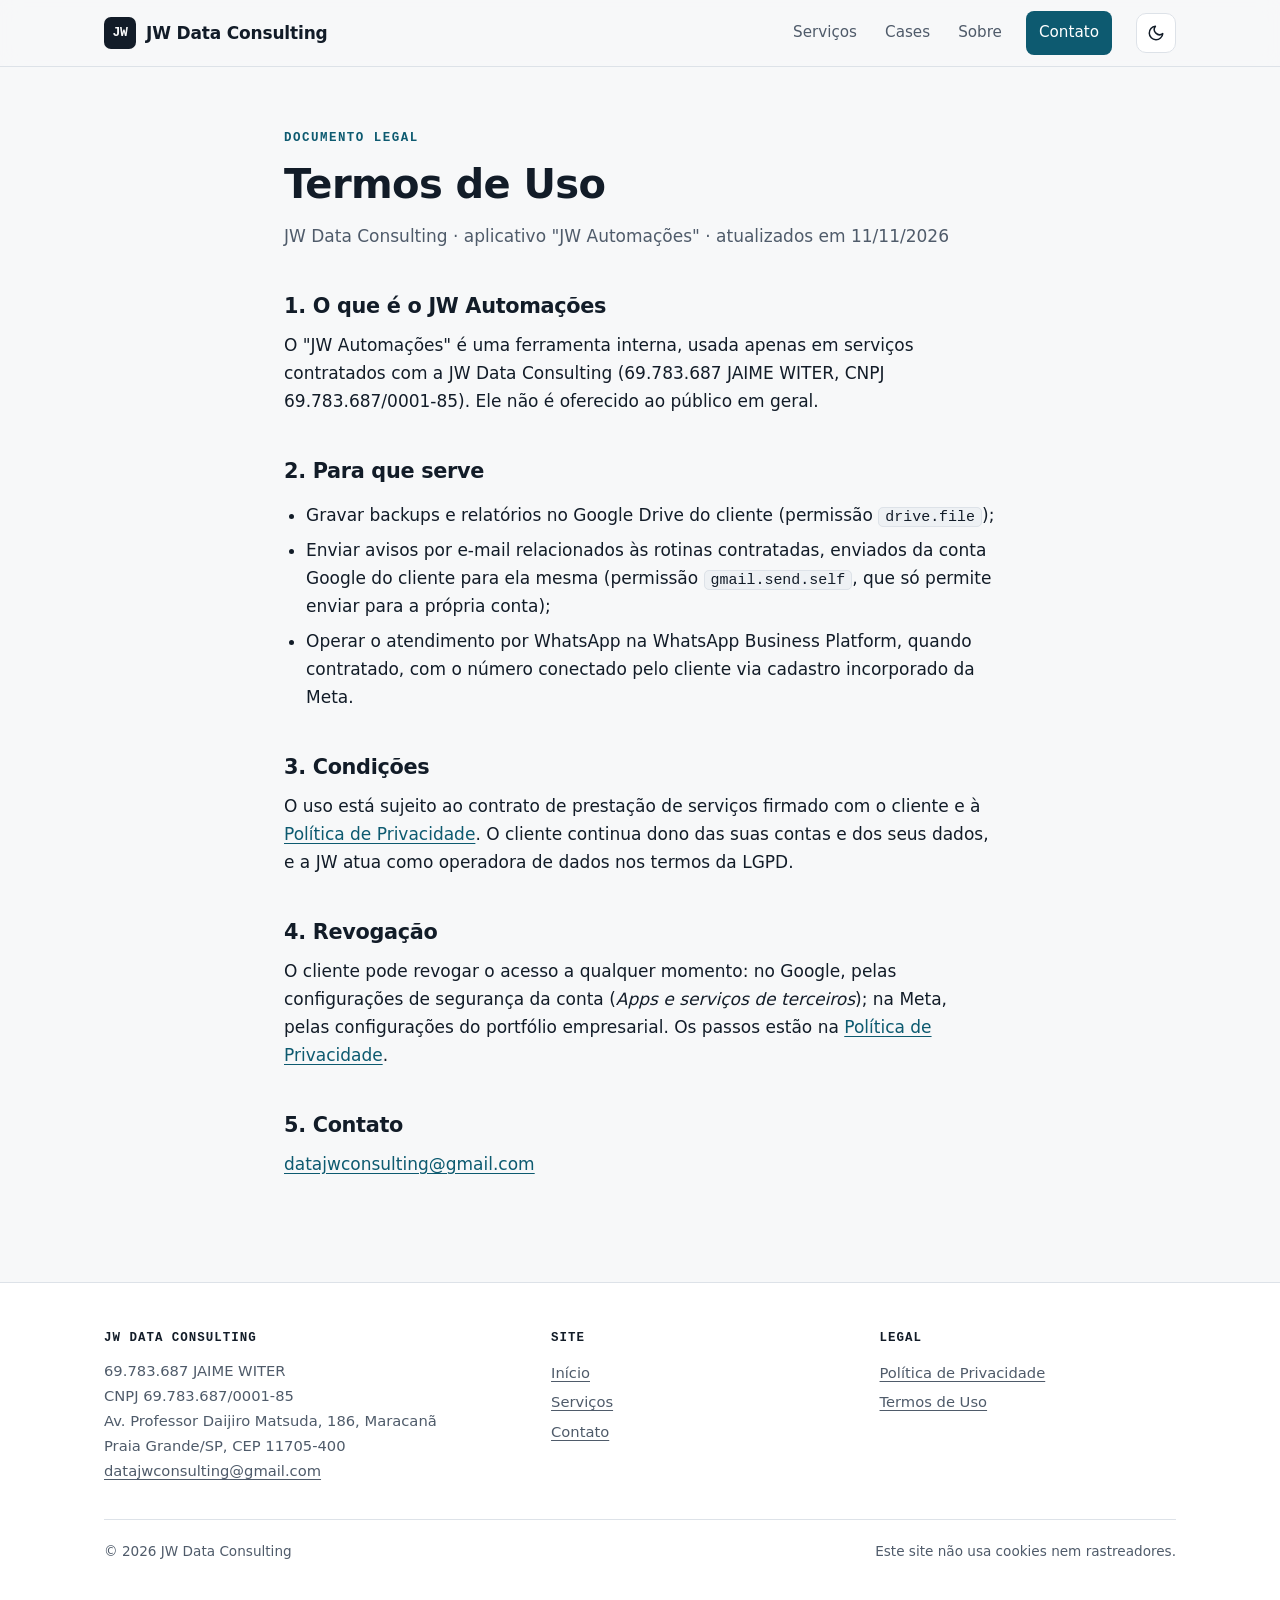
<file: termos.html>
<!doctype html>
<html lang="pt-BR">
<head>
<meta charset="utf-8">
<meta name="viewport" content="width=device-width, initial-scale=1">
<title>Termos de Uso · JW Data Consulting</title>
<meta name="description" content="Termos de Uso do aplicativo JW Automações, da JW Data Consulting.">
<link rel="canonical" href="https://jwdataconsulting.com.br/termos.html">
<meta property="og:type" content="article">
<meta property="og:locale" content="pt_BR">
<meta property="og:site_name" content="JW Data Consulting">
<meta property="og:title" content="Termos de Uso · JW Data Consulting">
<meta property="og:description" content="Condições de uso do aplicativo JW Automações nos serviços contratados com a JW Data Consulting.">
<meta property="og:url" content="https://jwdataconsulting.com.br/termos.html">
<meta property="og:image" content="https://jwdataconsulting.com.br/og.png">
<link rel="icon" href="favicon.svg" type="image/svg+xml">
<link rel="stylesheet" href="style.css">
<script>try{var t=localStorage.getItem('jw-theme');if(t==='light'||t==='dark')document.documentElement.setAttribute('data-theme',t)}catch(e){}</script>
</head>
<body>
<a class="skip" href="#conteudo">Pular para o conteúdo</a>

<header class="site-header">
  <div class="container">
    <a class="brand" href="./" aria-label="JW Data Consulting, página inicial">
      <span class="brand-mark" aria-hidden="true">JW</span>
      <span>JW Data Consulting</span>
    </a>
    <nav class="nav" aria-label="Principal">
      <a href="./#servicos">Serviços</a>
      <a href="./#cases">Cases</a>
      <a href="./#sobre">Sobre</a>
      <a class="btn btn-primary btn-sm nav-cta" href="./#contato">Contato</a>
    </nav>
    <button class="theme-toggle" type="button" aria-label="Alternar tema">
      <svg class="i-moon" viewBox="0 0 24 24" fill="none" stroke="currentColor" stroke-width="2" stroke-linecap="round" stroke-linejoin="round" aria-hidden="true"><path d="M21 12.8A9 9 0 1 1 11.2 3a7 7 0 0 0 9.8 9.8z"/></svg>
      <svg class="i-sun" viewBox="0 0 24 24" fill="none" stroke="currentColor" stroke-width="2" stroke-linecap="round" stroke-linejoin="round" aria-hidden="true"><circle cx="12" cy="12" r="4"/><path d="M12 2v2M12 20v2M4.9 4.9l1.4 1.4M17.7 17.7l1.4 1.4M2 12h2M20 12h2M4.9 19.1l1.4-1.4M17.7 6.3l1.4-1.4"/></svg>
    </button>
  </div>
</header>

<main id="conteudo" class="legal">
  <div class="container narrow">
    <p class="eyebrow">Documento legal</p>
    <h1>Termos de Uso</h1>
    <p class="meta">JW Data Consulting · aplicativo "JW Automações" · atualizados em 11/11/2026</p>

    <h2>1. O que é o JW Automações</h2>
    <p>O "JW Automações" é uma ferramenta interna, usada apenas em serviços contratados com a JW Data Consulting (69.783.687 JAIME WITER, CNPJ 69.783.687/0001-85). Ele não é oferecido ao público em geral.</p>

    <h2>2. Para que serve</h2>
    <ul>
      <li>Gravar backups e relatórios no Google Drive do cliente (permissão <code>drive.file</code>);</li>
      <li>Enviar avisos por e-mail relacionados às rotinas contratadas, enviados da conta Google do cliente para ela mesma (permissão <code>gmail.send.self</code>, que só permite enviar para a própria conta);</li>
      <li>Operar o atendimento por WhatsApp na WhatsApp Business Platform, quando contratado, com o número conectado pelo cliente via cadastro incorporado da Meta.</li>
    </ul>

    <h2>3. Condições</h2>
    <p>O uso está sujeito ao contrato de prestação de serviços firmado com o cliente e à <a href="privacidade.html">Política de Privacidade</a>. O cliente continua dono das suas contas e dos seus dados, e a JW atua como operadora de dados nos termos da LGPD.</p>

    <h2>4. Revogação</h2>
    <p>O cliente pode revogar o acesso a qualquer momento: no Google, pelas configurações de segurança da conta (<em>Apps e serviços de terceiros</em>); na Meta, pelas configurações do portfólio empresarial. Os passos estão na <a href="privacidade.html#revogar">Política de Privacidade</a>.</p>

    <h2>5. Contato</h2>
    <p><a href="mailto:datajwconsulting@gmail.com">datajwconsulting@gmail.com</a></p>
  </div>
</main>

<footer class="site-footer">
  <div class="container">
    <div class="footer-grid">
      <div>
        <h2>JW Data Consulting</h2>
        <address>
          69.783.687 JAIME WITER<br>
          CNPJ 69.783.687/0001-85<br>
          Av. Professor Daijiro Matsuda, 186, Maracanã<br>
          Praia Grande/SP, CEP 11705-400<br>
          <a href="mailto:datajwconsulting@gmail.com">datajwconsulting@gmail.com</a>
        </address>
      </div>
      <div>
        <h2>Site</h2>
        <ul>
          <li><a href="./">Início</a></li>
          <li><a href="./#servicos">Serviços</a></li>
          <li><a href="./#contato">Contato</a></li>
        </ul>
      </div>
      <div>
        <h2>Legal</h2>
        <ul>
          <li><a href="privacidade.html">Política de Privacidade</a></li>
          <li><a href="termos.html" aria-current="page">Termos de Uso</a></li>
        </ul>
      </div>
    </div>
    <div class="footer-base">
      <span>© 2026 JW Data Consulting</span>
      <span>Este site não usa cookies nem rastreadores.</span>
    </div>
  </div>
</footer>

<script src="site.js" defer></script>
</body>
</html>
</file>
<file: style.css>
/* JW Data Consulting — estilos do site
   Sem dependências externas. Tema claro/escuro por tokens. */

:root {
  --bg: #f7f8f9;
  --surface: #ffffff;
  --surface-2: #eef1f4;
  --ink: #121c28;
  --muted: #4f5b6a;
  --line: #dde2e8;
  --accent: #0d5a70;
  --accent-ink: #ffffff;
  --accent-soft: #e2eff3;
  --focus: #0d5a70;
  --shadow: 0 1px 2px rgba(18, 28, 40, .05), 0 4px 16px rgba(18, 28, 40, .05);
  color-scheme: light;
}

@media (prefers-color-scheme: dark) {
  :root:not([data-theme="light"]) {
    --bg: #0d1218;
    --surface: #141b23;
    --surface-2: #1a232d;
    --ink: #e7ebf0;
    --muted: #a0aab7;
    --line: #27313c;
    --accent: #6cbfd4;
    --accent-ink: #0a1a20;
    --accent-soft: #15303a;
    --focus: #6cbfd4;
    --shadow: none;
    color-scheme: dark;
  }
}

:root[data-theme="dark"] {
  --bg: #0d1218;
  --surface: #141b23;
  --surface-2: #1a232d;
  --ink: #e7ebf0;
  --muted: #a0aab7;
  --line: #27313c;
  --accent: #6cbfd4;
  --accent-ink: #0a1a20;
  --accent-soft: #15303a;
  --focus: #6cbfd4;
  --shadow: none;
  color-scheme: dark;
}

*, *::before, *::after { box-sizing: border-box; }

html { scroll-behavior: smooth; scroll-padding-top: 80px; -webkit-text-size-adjust: 100%; }
@media (prefers-reduced-motion: reduce) { html { scroll-behavior: auto; } }

body {
  margin: 0;
  background: var(--bg);
  color: var(--ink);
  font: 17px/1.65 system-ui, -apple-system, "Segoe UI", Roboto, "Helvetica Neue", Arial, sans-serif;
  text-rendering: optimizeLegibility;
}

img, svg { max-width: 100%; display: block; }

a { color: var(--accent); text-underline-offset: 3px; }
a:hover { text-decoration-thickness: 2px; }

:focus-visible { outline: 3px solid var(--focus); outline-offset: 3px; border-radius: 4px; }

h1, h2, h3 { line-height: 1.2; letter-spacing: -.015em; margin: 0; text-wrap: balance; }
h1 { font-size: clamp(2rem, 4.6vw, 3.1rem); font-weight: 700; }
h2 { font-size: clamp(1.55rem, 3vw, 2.1rem); font-weight: 700; }
h3 { font-size: 1.15rem; font-weight: 650; }
p { margin: 0 0 1rem; }

.container { width: 100%; max-width: 1120px; margin: 0 auto; padding: 0 24px; }
.narrow { max-width: 760px; }

.skip {
  position: absolute; left: 16px; top: -60px; z-index: 100;
  background: var(--accent); color: var(--accent-ink);
  padding: 10px 16px; border-radius: 8px; text-decoration: none; font-weight: 600;
}
.skip:focus { top: 12px; }

.eyebrow {
  font: 600 .78rem/1.2 ui-monospace, "SFMono-Regular", Consolas, "Liberation Mono", monospace;
  letter-spacing: .12em; text-transform: uppercase; color: var(--accent);
  margin: 0 0 14px;
}

/* ---------- Cabeçalho ---------- */
.site-header {
  position: sticky; top: 0; z-index: 50;
  background: color-mix(in srgb, var(--bg) 88%, transparent);
  backdrop-filter: saturate(160%) blur(10px);
  -webkit-backdrop-filter: saturate(160%) blur(10px);
  border-bottom: 1px solid var(--line);
}
.site-header .container { display: flex; align-items: center; gap: 24px; height: 66px; }

.brand { display: flex; align-items: center; gap: 10px; color: var(--ink); text-decoration: none; font-weight: 700; letter-spacing: -.01em; }
.brand-mark {
  width: 32px; height: 32px; border-radius: 7px; flex: none;
  display: grid; place-items: center;
  background: var(--ink); color: var(--bg);
  font: 700 .82rem/1 ui-monospace, Consolas, monospace; letter-spacing: -.02em;
}
.brand span:last-child { white-space: nowrap; }

.nav { margin-left: auto; display: flex; align-items: center; gap: 4px; }
.nav a {
  color: var(--muted); text-decoration: none; font-size: .95rem; font-weight: 500;
  padding: 8px 12px; border-radius: 8px;
}
.nav a:hover { color: var(--ink); background: var(--surface-2); }
.nav a.nav-cta { color: var(--accent-ink); background: var(--accent); margin-left: 8px; }
.nav a.nav-cta:hover { color: var(--accent-ink); background: color-mix(in srgb, var(--accent) 86%, var(--ink)); }

.theme-toggle {
  flex: none; width: 40px; height: 40px; border-radius: 10px;
  border: 1px solid var(--line); background: var(--surface); color: var(--ink);
  display: grid; place-items: center; cursor: pointer;
}
.theme-toggle:hover { background: var(--surface-2); }
.theme-toggle svg { width: 18px; height: 18px; }
.theme-toggle .i-sun { display: none; }
:root[data-theme="dark"] .theme-toggle .i-sun { display: block; }
:root[data-theme="dark"] .theme-toggle .i-moon { display: none; }
@media (prefers-color-scheme: dark) {
  :root:not([data-theme="light"]) .theme-toggle .i-sun { display: block; }
  :root:not([data-theme="light"]) .theme-toggle .i-moon { display: none; }
}

/* ---------- Botões ---------- */
.btn {
  display: inline-flex; align-items: center; justify-content: center; gap: 8px;
  min-height: 46px; padding: 0 20px; border-radius: 10px;
  font-weight: 600; font-size: 1rem; text-decoration: none; white-space: nowrap;
  border: 1px solid transparent; transition: background-color .15s, border-color .15s;
}
.btn svg { width: 18px; height: 18px; flex: none; }
.btn-primary { background: var(--accent); color: var(--accent-ink); }
.btn-primary:hover { background: color-mix(in srgb, var(--accent) 86%, var(--ink)); }
.btn-ghost { background: var(--surface); color: var(--ink); border-color: var(--line); }
.btn-ghost:hover { border-color: var(--muted); }
.btn-sm { min-height: 40px; padding: 0 14px; font-size: .92rem; }

/* ---------- Seções ---------- */
section { padding: 96px 0; }
.section-alt { background: var(--surface); border-top: 1px solid var(--line); border-bottom: 1px solid var(--line); }
.section-head { max-width: 680px; margin-bottom: 48px; }
.section-head p { color: var(--muted); font-size: 1.08rem; margin-top: 14px; }

/* Hero */
.hero { padding: 88px 0 80px; position: relative; overflow: hidden; }
.hero::before {
  content: ""; position: absolute; inset: 0; pointer-events: none;
  background-image:
    linear-gradient(var(--line) 1px, transparent 1px),
    linear-gradient(90deg, var(--line) 1px, transparent 1px);
  background-size: 48px 48px;
  mask-image: radial-gradient(ellipse 70% 80% at 85% 20%, #000 0%, transparent 70%);
  -webkit-mask-image: radial-gradient(ellipse 70% 80% at 85% 20%, #000 0%, transparent 70%);
  opacity: .55;
}
.hero .container { position: relative; display: grid; grid-template-columns: 1.25fr 1fr; gap: 56px; align-items: center; }
.hero-lead { font-size: 1.2rem; color: var(--muted); margin: 22px 0 32px; max-width: 34em; }
.hero-actions { display: flex; flex-wrap: wrap; gap: 12px; }
.hero-note { margin-top: 22px; font-size: .92rem; color: var(--muted); }

.hero-panel {
  background: var(--surface); border: 1px solid var(--line); border-radius: 16px;
  box-shadow: var(--shadow); padding: 22px;
}
.panel-title {
  display: flex; justify-content: space-between; align-items: center;
  font: 600 .75rem/1 ui-monospace, Consolas, monospace; letter-spacing: .08em; text-transform: uppercase;
  color: var(--muted); padding-bottom: 14px; border-bottom: 1px solid var(--line); margin-bottom: 6px;
}
.dot-live { display: inline-flex; align-items: center; gap: 6px; color: var(--accent); }
.dot-live::before { content: ""; width: 7px; height: 7px; border-radius: 50%; background: currentColor; }
.flow { list-style: none; margin: 0; padding: 0; }
.flow li {
  display: grid; grid-template-columns: 34px 1fr auto; gap: 12px; align-items: center;
  padding: 12px 0; border-bottom: 1px dashed var(--line); font-size: .95rem;
}
.flow li:last-child { border-bottom: 0; }
.flow .ico {
  width: 34px; height: 34px; border-radius: 9px; display: grid; place-items: center;
  background: var(--accent-soft); color: var(--accent);
}
.flow .ico svg { width: 17px; height: 17px; }
.flow small { display: block; color: var(--muted); font-size: .82rem; line-height: 1.35; }
.flow .tag {
  font: 600 .72rem/1 ui-monospace, Consolas, monospace; color: var(--muted);
  border: 1px solid var(--line); border-radius: 999px; padding: 5px 8px; white-space: nowrap;
}

/* Cards de serviço */
.grid-3 { display: grid; grid-template-columns: repeat(3, 1fr); gap: 20px; }
.card {
  background: var(--surface); border: 1px solid var(--line); border-radius: 14px;
  padding: 28px; box-shadow: var(--shadow);
}
.section-alt .card { background: var(--bg); box-shadow: none; }
.card-icon {
  width: 44px; height: 44px; border-radius: 11px; display: grid; place-items: center;
  background: var(--accent-soft); color: var(--accent); margin-bottom: 20px;
}
.card-icon svg { width: 22px; height: 22px; }
.card p { color: var(--muted); margin: 10px 0 16px; }
.checks { list-style: none; padding: 0; margin: 0; display: grid; gap: 9px; }
.checks li { position: relative; padding-left: 24px; font-size: .95rem; }
.checks li::before {
  content: ""; position: absolute; left: 2px; top: .5em; width: 11px; height: 6px;
  border-left: 2px solid var(--accent); border-bottom: 2px solid var(--accent); transform: rotate(-45deg);
}

/* Faixa escolas */
.split { display: grid; grid-template-columns: 1fr 1.2fr; gap: 56px; align-items: start; }
.split .lead { color: var(--muted); font-size: 1.08rem; margin-top: 14px; }
.list-rows { list-style: none; margin: 0; padding: 0; border-top: 1px solid var(--line); }
.list-rows li { display: grid; grid-template-columns: 180px 1fr; gap: 20px; padding: 18px 0; border-bottom: 1px solid var(--line); }
.list-rows strong { font-weight: 650; }
.list-rows span { color: var(--muted); }

/* Etapas */
.steps { list-style: none; margin: 0; padding: 0; display: grid; grid-template-columns: repeat(5, 1fr); gap: 0; counter-reset: step; }
.steps li { position: relative; padding: 0 20px 0 0; counter-increment: step; }
.steps li::before {
  content: "0" counter(step);
  display: block; font: 600 .8rem/1 ui-monospace, Consolas, monospace; color: var(--accent);
  padding-bottom: 14px; margin-bottom: 18px; border-bottom: 2px solid var(--line);
}
.steps li:first-child::before { border-bottom-color: var(--accent); }
.steps p { color: var(--muted); font-size: .95rem; margin-top: 8px; }

/* Cases */
.cases { display: grid; grid-template-columns: 1fr 1fr; gap: 20px; }
.case { display: flex; flex-direction: column; }
.case-org { font: 600 .78rem/1 ui-monospace, Consolas, monospace; letter-spacing: .08em; text-transform: uppercase; color: var(--muted); margin-bottom: 12px; }
.case h3 { font-size: 1.25rem; }
.metrics { display: grid; grid-template-columns: 1fr 1fr; gap: 1px; background: var(--line); border: 1px solid var(--line); border-radius: 10px; overflow: hidden; margin-top: auto; }
.metric { background: var(--surface); padding: 16px; }
.section-alt .metric { background: var(--bg); }
.metric b { display: block; font-size: 1.6rem; line-height: 1.1; letter-spacing: -.02em; color: var(--ink); font-variant-numeric: tabular-nums; }
.metric span { display: block; color: var(--muted); font-size: .85rem; line-height: 1.35; margin-top: 4px; }
.cases-note { color: var(--muted); font-size: .9rem; margin-top: 20px; }

/* Sobre */
.about { display: grid; grid-template-columns: 1.3fr 1fr; gap: 56px; align-items: start; }
.about p { color: var(--muted); }
.about p strong { color: var(--ink); font-weight: 600; }
.facts { border: 1px solid var(--line); border-radius: 14px; background: var(--surface); padding: 8px 24px; }
.facts dl { margin: 0; }
.facts div { padding: 16px 0; border-bottom: 1px solid var(--line); }
.facts div:last-child { border-bottom: 0; }
.facts dt { font: 600 .74rem/1.2 ui-monospace, Consolas, monospace; letter-spacing: .08em; text-transform: uppercase; color: var(--muted); margin-bottom: 6px; }
.facts dd { margin: 0; font-size: .97rem; }
.logos { display: flex; flex-wrap: wrap; gap: 6px 8px; margin-top: 4px; padding: 0; list-style: none; }
.logos li { font-size: .85rem; border: 1px solid var(--line); border-radius: 999px; padding: 3px 10px; background: var(--bg); }

/* Princípios */
.principles { display: grid; grid-template-columns: repeat(4, 1fr); gap: 28px; }
.principles h3 { font-size: 1.02rem; margin-bottom: 8px; }
.principles p { color: var(--muted); font-size: .95rem; margin: 0; }

/* App Google */
.app-note { display: grid; grid-template-columns: auto 1fr; gap: 20px; align-items: start; }
.app-note p { color: var(--muted); margin: 8px 0 0; }

/* Contato */
.contact { text-align: center; }
.contact .section-head { margin: 0 auto 32px; }
.contact .hero-actions { justify-content: center; }
.contact-meta { margin-top: 26px; color: var(--muted); font-size: .95rem; }

/* ---------- Rodapé ---------- */
.site-footer { border-top: 1px solid var(--line); padding: 48px 0 40px; font-size: .92rem; color: var(--muted); background: var(--surface); }
.footer-grid { display: grid; grid-template-columns: 1.4fr 1fr 1fr; gap: 32px; }
.site-footer h2 { font-size: .78rem; font-family: ui-monospace, Consolas, monospace; letter-spacing: .08em; text-transform: uppercase; color: var(--ink); margin-bottom: 12px; font-weight: 600; }
.site-footer address { font-style: normal; line-height: 1.7; }
.site-footer ul { list-style: none; margin: 0; padding: 0; line-height: 2; }
.site-footer a { color: var(--muted); }
.site-footer a:hover { color: var(--ink); }
.footer-base { margin-top: 36px; padding-top: 20px; border-top: 1px solid var(--line); display: flex; justify-content: space-between; flex-wrap: wrap; gap: 8px; font-size: .85rem; }

/* ---------- Páginas legais ---------- */
.legal { padding: 64px 0 88px; }
.legal h1 { font-size: clamp(1.9rem, 4vw, 2.5rem); }
.legal .meta { color: var(--muted); margin: 14px 0 0; }
.legal .toc { background: var(--surface); border: 1px solid var(--line); border-radius: 12px; padding: 18px 22px; margin: 32px 0 8px; }
.legal .toc h2 { font-size: .8rem; font-family: ui-monospace, Consolas, monospace; text-transform: uppercase; letter-spacing: .08em; color: var(--muted); margin: 0 0 8px; }
.legal .toc ol { margin: 0; padding-left: 20px; columns: 2; column-gap: 32px; font-size: .95rem; }
.legal h2 { font-size: 1.3rem; margin: 44px 0 12px; }
.legal h3 { font-size: 1.05rem; margin: 24px 0 8px; }
.legal ul { padding-left: 22px; }
.legal li { margin-bottom: 6px; }
.legal code { font-family: ui-monospace, Consolas, monospace; font-size: .88em; background: var(--surface-2); border: 1px solid var(--line); border-radius: 5px; padding: 1px 6px; }
.legal .path { background: var(--surface); border-left: 3px solid var(--accent); padding: 12px 16px; border-radius: 0 8px 8px 0; margin: 12px 0 16px; }
.legal table { width: 100%; border-collapse: collapse; margin: 12px 0 18px; font-size: .95rem; }
.legal th, .legal td { text-align: left; vertical-align: top; padding: 10px 12px; border-bottom: 1px solid var(--line); }
.legal th { font-weight: 600; background: var(--surface); }
.legal .table-wrap { overflow-x: auto; }

/* ---------- Responsivo ---------- */
@media (max-width: 980px) {
  .hero .container, .split, .about { grid-template-columns: 1fr; gap: 40px; }
  .grid-3 { grid-template-columns: 1fr; }
  .steps { grid-template-columns: 1fr; gap: 24px; }
  .steps li { padding: 0; display: grid; grid-template-columns: 48px 1fr; column-gap: 8px; }
  .steps li::before { border: 0; padding: 4px 0 0; margin: 0; grid-row: span 2; }
  .steps li:first-child::before { border: 0; }
  .principles { grid-template-columns: 1fr 1fr; }
  .footer-grid { grid-template-columns: 1fr 1fr; }
  .footer-grid > :first-child { grid-column: 1 / -1; }
}

@media (max-width: 760px) {
  body { font-size: 16px; }
  .container { padding: 0 16px; }
  section { padding: 64px 0; }
  .hero { padding: 56px 0 56px; }
  .nav a:not(.nav-cta) { display: none; }
  .site-header .container { gap: 12px; }
  .cases { grid-template-columns: 1fr; }
  .list-rows li { grid-template-columns: 1fr; gap: 4px; }
  .principles { grid-template-columns: 1fr; }
  .footer-grid { grid-template-columns: 1fr; }
  .legal .toc ol { columns: 1; }
  .hero-actions .btn { flex: 1 1 100%; }
}

@media (max-width: 350px) {
  .brand span:last-child { display: none; }
}

@media print {
  .site-header, .theme-toggle, .skip { display: none; }
  body { background: #fff; color: #000; }
}
</file>
